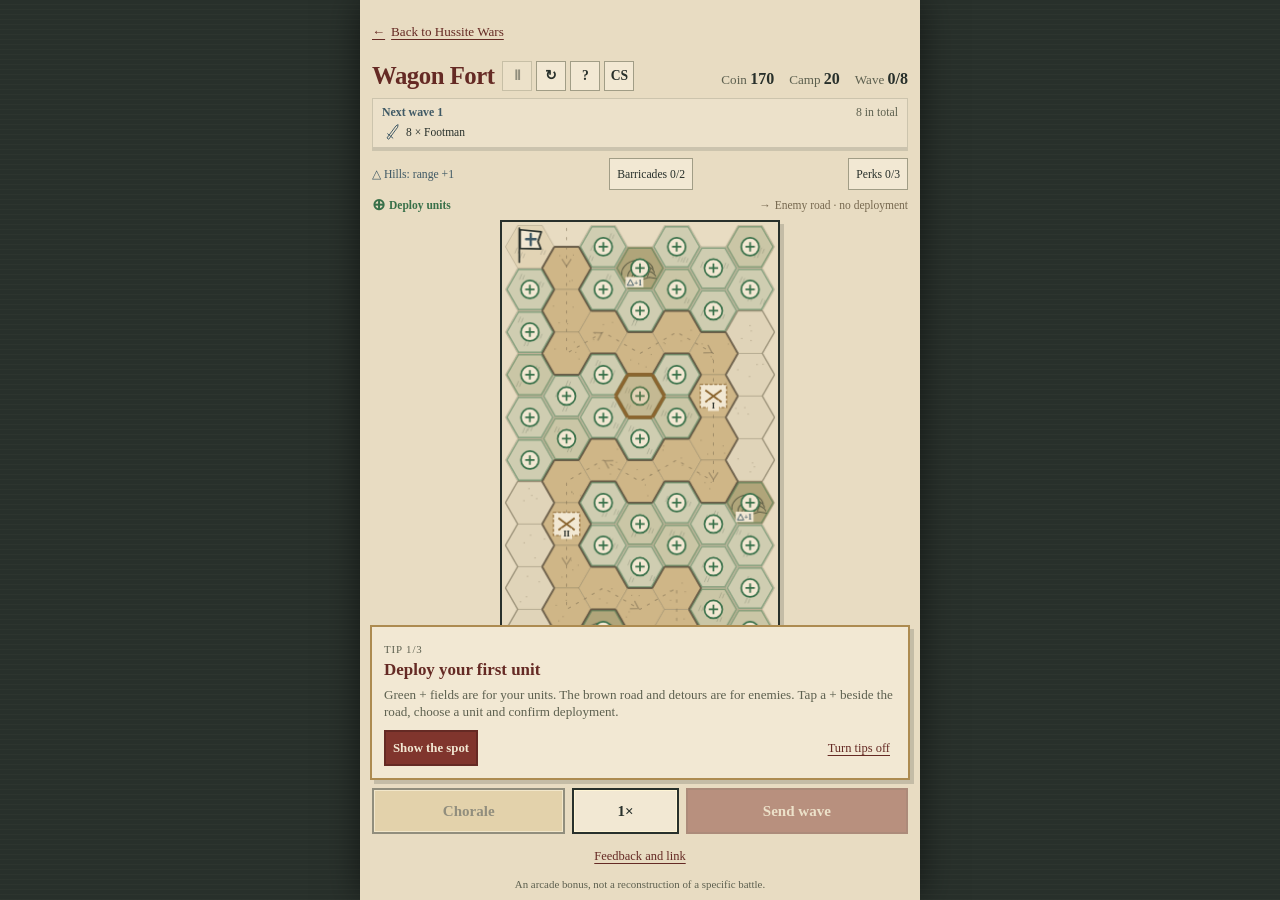
<file: bonus/vozova-hradba/index.html>
<!doctype html>
<html lang="cs">
<head>
    <meta charset="utf-8">
    <meta name="viewport" content="width=device-width, initial-scale=1, viewport-fit=cover">
    <meta name="description" content="Vozová hradba: samostatná minihra ze světa Husitských válek.">
    <title>Vozová hradba · Husitské války</title>
    <link rel="stylesheet" href="style.css?v=9.2">
</head>
<body>
    <main id="app" class="app">
        <a id="main-game-link" class="main-game-link" href="../../index.html">← <span id="main-game-label">Zpět do Husitských válek</span></a>
        <header class="hud">
            <div class="brand-row">
                <h1 id="title">Vozová hradba</h1>
                <div class="small-actions">
                    <button id="pause-button" class="icon-button" type="button" aria-label="Pozastavit hru" title="Pauza (P)" disabled>Ⅱ</button>
                    <button id="restart-button" class="icon-button" type="button" aria-label="Nová obrana" title="Nová obrana">↻</button>
                    <button id="help-button" class="icon-button" type="button" aria-label="Jak hrát">?</button>
                    <button id="language-button" class="icon-button lang-button" type="button" aria-label="Switch to English">EN</button>
                </div>
            </div>
            <div class="stats" aria-live="off">
                <span><span id="gold-label">Groše</span> <strong id="gold-value">170</strong></span>
                <span id="camp-wrap"><span id="camp-label">Tábor</span> <strong id="camp-value">20</strong></span>
                <span><span id="wave-label">Vlna</span> <strong id="wave-value">0/8</strong></span>
            </div>
        </header>

        <section class="wave-brief" aria-label="Průběh a složení vlny">
            <div class="wave-caption"><strong id="wave-heading"></strong><span id="wave-remaining"></span></div>
            <div id="wave-roster" class="wave-roster"></div>
            <progress id="wave-progress" max="1" value="0" aria-label="Průběh vlny"></progress>
        </section>

        <nav class="map-tools" aria-label="Terén a příprava obrany" id="map-tools">
            <span id="hill-legend">△ Návrší: dostřel +1</span>
            <button id="barricades-button" type="button">Záseky 0/2</button>
            <button id="tactics-button" type="button">Výhody 0/3</button>
        </nav>

        <p class="placement-legend" id="placement-legend">
            <span class="build-legend"><span aria-hidden="true">⊕</span> <span id="build-legend">Stavba oddílů</span></span>
            <span class="road-legend"><span aria-hidden="true">→</span> <span id="road-legend">Cesta nepřítele · bez stavby</span></span>
        </p>

        <section id="stage" class="stage" aria-label="Herní mapa">
            <canvas id="battlefield" tabindex="0" aria-label="Zelená pole s pluskem jsou pro stavbu oddílů. Hnědá cesta a objížďky patří nepříteli; tam stavět nelze."></canvas>
            <div id="paused-banner" class="paused-banner" hidden></div>
        </section>

        <p id="message" class="message" role="status" aria-live="polite">Klepni na zelené pole s + u cesty a postav první oddíl. Na cestě ani objížďkách se nestaví.</p>
        <div class="controls">
            <button id="choral-button" class="action-button choral" type="button" disabled>Chorál</button>
            <button id="speed-button" class="action-button speed" type="button" aria-label="Rychlost hry">1×</button>
            <button id="wave-button" class="action-button primary" type="button">Vyslat vlnu</button>
        </div>
        <button id="feedback-button" class="text-button tester-link" type="button">Postřehy a odkaz</button>
        <p class="historical-note" id="historical-note">Bonusová arkáda, nikoli rekonstrukce konkrétní bitvy.</p>

        <section id="coach" class="coach" aria-label="Krátké zaučení" hidden>
            <span id="coach-progress" class="coach-progress"></span>
            <h2 id="coach-title"></h2>
            <p id="coach-body"></p>
            <div class="coach-actions">
                <button id="coach-action" class="action-button primary" type="button"></button>
                <button id="coach-skip" class="text-button" type="button">Vypnout tipy</button>
            </div>
        </section>
        <section id="build-sheet" class="sheet" aria-labelledby="sheet-title" hidden></section>
        <div id="overlay" class="overlay" hidden>
            <section class="overlay-card" role="dialog" aria-modal="true" aria-labelledby="overlay-title" tabindex="-1">
                <h2 id="overlay-title"></h2>
                <div id="overlay-body"></div>
                <button id="overlay-button" class="action-button primary" type="button"></button>
                <button id="overlay-secondary" class="action-button" type="button" hidden></button>
            </section>
        </div>
    </main>
    <script src="../../js/data/unitTypes.js?v=8.21"></script>
    <script src="../../js/ui/WoodcutRenderer.js?v=8.30"></script>
    <script src="game.js?v=9.1"></script>
    <script src="session.js?v=9"></script>
    <script src="ui.js?v=9.3"></script>
</body>
</html>
</file>
<file: bonus/vozova-hradba/style.css>
/* Stejný dřevořezový jazyk a barvy jako bojiště hlavní hry. */
:root {
    color-scheme: light;
    --field-page: #e8dcc2;
    --field-page-light: #f2e8d3;
    --field-ink: #28302b;
    --field-ink-soft: #5d604f;
    --field-rule: #a19d86;
    --field-red: #80352d;
    --field-red-dark: #652a24;
    --field-blue: #3f5965;
    --field-gold: #ad8b50;
    font-family: 'Palatino Linotype', 'Book Antiqua', Palatino, Georgia, serif;
}
* { box-sizing: border-box; }
body {
    margin: 0;
    min-height: 100dvh;
    background: repeating-linear-gradient(0deg, rgba(255,242,196,.025) 0 1px, transparent 1px 5px), var(--field-ink);
    color: var(--field-ink);
}
button { font: inherit; color: inherit; cursor: pointer; }
button:disabled { cursor: default; opacity: .45; }
input, select, textarea { font: inherit; color: inherit; }
.text-button { border: 0; background: none; text-decoration: underline; text-underline-offset: 3px; min-height: 30px; padding: 4px 6px; color: var(--field-red-dark); font-size: .78rem; }
.tester-link { flex: 0 0 auto; align-self: center; }
.main-game-link { display: flex; flex: 0 0 auto; align-items: center; align-self: flex-start; gap: 6px; min-height: 44px; max-width: 100%; color: var(--field-red-dark); font-size: .82rem; line-height: 1.3; text-underline-offset: 3px; overflow-wrap: anywhere; }
.main-game-link:hover { color: var(--field-ink); }
[hidden] { display: none !important; }
:focus-visible { outline: 3px solid var(--field-gold); outline-offset: 2px; }

.app {
    position: relative;
    display: flex;
    flex-direction: column;
    gap: 7px;
    width: min(100%, 560px);
    min-height: 640px;
    height: 100dvh;
    margin: 0 auto;
    padding: 10px 12px calc(10px + env(safe-area-inset-bottom, 0px));
    background: var(--field-page);
    box-shadow: 0 0 35px #0008;
    overflow: hidden;
}
.hud { flex: 0 0 auto; display: flex; align-items: baseline; justify-content: space-between; gap: 8px; flex-wrap: wrap; }
.brand-row { display: flex; align-items: center; gap: 8px; }
.brand-row h1 {
    margin: 0;
    color: var(--field-red-dark);
    font-size: clamp(1.2rem, 4vw, 1.55rem);
    line-height: 1;
    letter-spacing: -.02em;
}
.small-actions { display: flex; gap: 4px; }
.icon-button {
    width: 30px;
    height: 30px;
    padding: 0;
    border: 1px solid var(--field-rule);
    background: var(--field-page-light);
    font-weight: bold;
    line-height: 1;
    font-size: .85rem;
}
.icon-button:hover { background: #e1d2ad; }
.icon-button[aria-pressed="true"] { background: var(--field-red); color: var(--field-page-light); }
.stats { display: flex; gap: clamp(6px, 2vw, 15px); font-size: .82rem; color: var(--field-ink-soft); font-variant-numeric: tabular-nums; }
.stats strong { color: var(--field-ink); font-size: 1rem; }
.stats .low strong { color: var(--field-red); }
.wave-brief { flex: 0 0 auto; padding: 6px 9px 0; background: #f2e8d380; border: 1px solid #a19d8670; }
.wave-caption { display: flex; justify-content: space-between; gap: 8px; font-size: .74rem; color: var(--field-ink-soft); }
.wave-caption strong { color: var(--field-blue); }
.wave-roster { display: flex; align-items: center; flex-wrap: wrap; gap: 3px 13px; min-height: 24px; }
.enemy-badge { display: inline-flex; align-items: center; gap: 4px; font-size: .72rem; white-space: nowrap; }
.enemy-badge > span:first-child { display: flex; }
.enemy-badge .woodcut-icon { width: 20px; height: 20px; color: var(--field-blue); }
#wave-progress { display: block; appearance: none; width: calc(100% + 18px); height: 3px; margin: 3px -9px 0; border: 0; background: #a19d8640; color: var(--field-blue); }
#wave-progress::-webkit-progress-bar { background: #a19d8640; }
#wave-progress::-webkit-progress-value { background: var(--field-blue); }
#wave-progress::-moz-progress-bar { background: var(--field-blue); }
.map-tools { flex: 0 0 auto; display: flex; align-items: center; justify-content: space-between; gap: 5px; font-size: .73rem; }
.map-tools > span { color: var(--field-blue); }
.map-tools button { min-height: 32px; padding: 4px 7px; border: 1px solid var(--field-rule); background: var(--field-page-light); white-space: nowrap; }
.map-tools button:hover { background: #dfd0ab; }
.placement-legend { flex: 0 0 auto; display: flex; flex-wrap: wrap; justify-content: space-between; gap: 3px 12px; margin: 0; font-size: .72rem; line-height: 1.3; }
.placement-legend > span { display: inline-flex; align-items: center; gap: 4px; }
.build-legend { color: #387049; font-weight: bold; }
.build-legend > span:first-child { font-size: 1rem; line-height: 1; }
.road-legend { color: #76684f; }
.stage { position: relative; flex: 1 1 auto; min-height: 0; display: grid; place-items: start center; overflow: hidden; }
.paused-banner { position: absolute; z-index: 2; top: 8px; left: 50%; transform: translateX(-50%); padding: 6px 12px; color: var(--field-page-light); background: var(--field-red); border: 1px solid var(--field-ink); font-size: .8rem; white-space: nowrap; pointer-events: none; box-shadow: 2px 2px 0 #28302b50; }
#battlefield {
    display: block;
    max-width: 100%;
    max-height: 100%;
    border: 2px solid var(--field-ink);
    box-shadow: 4px 4px 0 #28302b30;
    touch-action: none;
    background: var(--field-page);
    cursor: crosshair;
}
.message {
    flex: 0 0 auto;
    min-height: 2.7em;
    margin: 0;
    color: var(--field-ink-soft);
    font-size: .87rem;
    line-height: 1.3;
}
.controls { flex: 0 0 auto; display: grid; grid-template-columns: 1fr .55fr 1.15fr; gap: 7px; }
.action-button {
    min-height: 46px;
    padding: 8px 7px;
    border: 2px solid var(--field-ink);
    border-radius: 0;
    background: var(--field-page-light);
    font-weight: bold;
    font-size: .94rem;
    box-shadow: inset 0 0 0 1px #fff5d5;
}
.action-button:hover:not(:disabled) { background: #e2d5b5; }
.action-button:active:not(:disabled) { transform: translate(1px, 1px); }
.action-button.primary { color: var(--field-page-light); background: var(--field-red); border-color: var(--field-red-dark); box-shadow: none; }
.action-button.primary:hover:not(:disabled) { background: var(--field-red-dark); }
.action-button.choral { background: #dec791; }
.action-button.choral.active { color: var(--field-page-light); background: var(--field-gold); opacity: 1; }
.historical-note { flex: 0 0 auto; margin: 0; color: var(--field-ink-soft); text-align: center; font-size: .68rem; }

.sheet {
    position: absolute;
    z-index: 5;
    bottom: 9px;
    left: 8px;
    right: 8px;
    padding: 10px;
    border: 2px solid var(--field-ink);
    background: var(--field-page-light);
    box-shadow: 0 -6px 0 #28302b1e, 0 10px 30px #161c19a0;
    overflow-y: auto;
    overscroll-behavior: contain;
}
.coach { position: absolute; z-index: 3; left: 10px; right: 10px; padding: 12px; border: 2px solid var(--field-gold); background: var(--field-page-light); box-shadow: 4px 4px 0 #28302b30; }
.coach-progress { color: var(--field-ink-soft); font-size: .68rem; text-transform: uppercase; letter-spacing: .08em; }
.coach h2 { margin: 3px 0 6px; color: var(--field-red-dark); font-size: 1.06rem; }
.coach p { margin: 0 0 9px; color: var(--field-ink-soft); font-size: .82rem; line-height: 1.35; }
.coach-actions { display: flex; justify-content: space-between; align-items: center; gap: 8px; }
.coach .action-button { min-height: 36px; font-size: .8rem; }
.sheet-heading { display: flex; justify-content: space-between; align-items: center; gap: 10px; margin-bottom: 8px; }
.sheet h2 { margin: 0; color: var(--field-red-dark); font-size: 1.15rem; }
.close-button { border: 0; background: none; color: var(--field-ink-soft); font-size: 1.7rem; line-height: 1; min-width: 32px; min-height: 32px; }
.close-button:hover { color: var(--field-ink); }
.options { display: grid; grid-template-columns: repeat(2, minmax(0, 1fr)); gap: 8px; }
.option {
    display: grid;
    grid-template-columns: 30px minmax(0, 1fr);
    gap: 2px 6px;
    min-height: 58px;
    padding: 6px 8px;
    border: 1px solid var(--field-rule);
    border-top: 3px solid var(--field-ink);
    background: var(--field-page);
    text-align: left;
}
.option:hover:not(:disabled), .option:focus-visible { background: #dfd0ab; }
.option.selected { border-color: var(--field-red); background: #e2cfaa; box-shadow: inset 0 0 0 1px var(--field-red); }
.option-icon { grid-row: 1 / 3; align-self: center; display: flex; }
.option .woodcut-icon { width: 30px; height: 30px; color: var(--field-red); }
.option-name { display: flex; flex-wrap: wrap; justify-content: space-between; gap: 0 4px; font-weight: bold; font-size: .9rem; }
.option-name b { margin-left: auto; color: var(--field-red-dark); font-variant-numeric: tabular-nums; }
.option-desc { grid-column: 2; color: var(--field-ink-soft); font-size: .72rem; line-height: 1.25; }
.option.unaffordable .option-name b { color: var(--field-ink-soft); }
.build-detail { margin: 8px 0; font-size: .78rem; line-height: 1.3; color: var(--field-ink-soft); min-height: 2.6em; }
.build-detail.placement-warning { color: var(--field-red); font-weight: bold; }
.build-footer { display: grid; grid-template-columns: 1fr auto; gap: 10px; align-items: center; border-top: 1px solid #a19d8670; padding-top: 8px; }
.build-stats { color: var(--field-ink-soft); font-size: .74rem; line-height: 1.4; }
.build-footer .action-button { min-height: 42px; padding-inline: 15px; font-size: .85rem; }
.sheet-info { color: var(--field-ink-soft); font-size: .88rem; line-height: 1.35; margin: 2px 0 12px; }
.effect-note { margin: 0 0 8px; color: var(--field-ink-soft); font-size: .76rem; line-height: 1.4; }
.effect-live { margin: 0 0 12px; color: var(--field-red); font-size: .76rem; font-weight: bold; font-variant-numeric: tabular-nums; }
.upgrade-preview { margin: 0 0 12px; padding-top: 8px; border-top: 1px solid #a19d8670; color: var(--field-blue); font-size: .77rem; line-height: 1.4; }
.sheet-actions { display: grid; grid-template-columns: 1fr 1fr; gap: 8px; }
.terrain-note, .tactic-note { margin: 6px 0; color: var(--field-blue); font-size: .77rem; line-height: 1.35; }
.terrain-note { padding-left: 8px; border-left: 3px solid var(--field-gold); }
.route-tabs { display: grid; grid-template-columns: 1fr 1fr; gap: 8px; margin-bottom: 8px; }
.route-tab { min-height: 36px; border: 1px solid var(--field-rule); background: var(--field-page); font-size: .8rem; }
.route-tab[aria-pressed="true"] { border-color: var(--field-red); background: #e2cfaa; }
.barricade-action { width: 100%; }

.overlay { position: absolute; z-index: 7; inset: 0; display: grid; place-items: center; padding: 18px; background: #19201bc2; }
.overlay-card {
    display: flex;
    flex-direction: column;
    width: min(100%, 390px);
    padding: 22px;
    border: 2px solid var(--field-ink);
    border-top: 5px solid var(--field-red);
    background: var(--field-page-light);
    box-shadow: 7px 7px 0 #0007;
    text-align: center;
    max-height: 100%;
    overflow: hidden;
}
.overlay-card h2 { flex: 0 0 auto; color: var(--field-red-dark); font-size: 1.8rem; margin: 0 0 8px; }
#overlay-body { min-height: 0; overflow-y: auto; overscroll-behavior: contain; }
.overlay-card p { color: var(--field-ink-soft); margin: 8px 0; }
.overlay-card ul { color: var(--field-ink-soft); text-align: left; padding-left: 20px; line-height: 1.4; }
.overlay-card .action-button { flex: 0 0 auto; margin-top: 10px; width: 100%; }
.choice-list { display: grid; gap: 10px; margin: 15px 0; }
.choice-card { display: grid; grid-template-columns: 32px minmax(0, 1fr); gap: 4px 9px; padding: 12px; border: 1px solid var(--field-rule); border-left: 4px solid var(--field-ink); background: var(--field-page); text-align: left; }
.choice-card[aria-pressed="true"] { border-color: var(--field-red); background: #e2cfaa; box-shadow: inset 0 0 0 1px var(--field-red); }
.choice-card:hover { background: #dfd0ab; }
.choice-card .woodcut-icon { width: 32px; height: 32px; color: var(--field-red); }
.choice-card > span:first-child { grid-row: 1 / 3; align-self: center; }
.choice-card strong { color: var(--field-red-dark); font-size: 1rem; }
.choice-card small { grid-column: 2; color: var(--field-ink-soft); font-size: .8rem; line-height: 1.4; }
.overlay-card .choice-note { font-size: .78rem; line-height: 1.4; }
.perk-record { border-top: 1px solid var(--field-rule); padding: 10px 0; text-align: left; }
.perk-record strong { color: var(--field-red-dark); }
.perk-record p { font-size: .85rem; line-height: 1.4; }
.result-card { width: min(100%, 460px); }
.overlay-card .result-grade { color: var(--field-gold); font-weight: bold; }
.result-stats { display: grid; grid-template-columns: repeat(3, 1fr); gap: 6px; margin: 14px 0 8px; }
.result-stats > div { display: flex; flex-direction: column; gap: 3px; padding: 8px 3px; background: var(--field-page); border-bottom: 2px solid var(--field-gold); }
.result-stats strong { font-size: 1.35rem; font-variant-numeric: tabular-nums; }
.result-stats span { color: var(--field-ink-soft); font-size: .7rem; }
.record-line { font-size: .75rem; }
.result-table { width: 100%; margin-top: 16px; border-collapse: collapse; text-align: right; font-size: .83rem; font-variant-numeric: tabular-nums; }
.result-table caption { text-align: left; font-weight: bold; color: var(--field-red-dark); margin-bottom: 8px; }
.result-table th, .result-table td { padding: 7px 3px; border-bottom: 1px solid #a19d8670; }
.result-table th:first-child { text-align: left; }
.result-table thead { font-size: .71rem; color: var(--field-ink-soft); }
.overlay-card .result-note { font-size: .68rem; line-height: 1.4; text-align: left; }
.result-support { padding: 10px; margin: 14px 0; border-left: 3px solid var(--field-gold); background: var(--field-page); text-align: left; }
.overlay-card h3 { font-size: .93rem; color: var(--field-red-dark); margin: 9px 0 5px; }
.result-support h3 { margin-top: 0; }
.result-support p, .result-perks { font-size: .8rem; line-height: 1.35; }
.result-hint { text-align: left; border-top: 1px solid var(--field-rule); padding-top: 10px; margin-top: 12px; }
.result-hint strong { color: var(--field-red-dark); font-size: .85rem; }
.result-hint p { font-size: .81rem; line-height: 1.4; }
.feedback-form { display: grid; gap: 12px; margin: 14px 0; text-align: left; }
.feedback-form label { display: grid; gap: 5px; color: var(--field-ink); font-size: .8rem; font-weight: bold; }
.feedback-form select, .feedback-form textarea { width: 100%; min-width: 0; padding: 8px; border: 1px solid var(--field-rule); border-radius: 0; background: #fff8e8; font-size: 16px; font-weight: normal; }
.feedback-form select { min-height: 42px; }
.feedback-form textarea { resize: vertical; }
.copy-status { font-size: .78rem; line-height: 1.4; }

@media (max-width: 430px) {
    .app { padding-inline: 8px; }
    .hud { align-items: center; }
    .brand-row { width: 100%; justify-content: space-between; gap: 4px; }
    .icon-button { width: 32px; height: 32px; }
    .stats { width: 100%; justify-content: space-between; }
    .message { min-height: 3.8em; font-size: .81rem; }
    .option { padding: 6px; grid-template-columns: 28px minmax(0, 1fr); gap: 2px 5px; }
    .option-name { font-size: .82rem; }
    .option-desc { font-size: .69rem; }
    .build-footer { gap: 7px; }
    .build-footer .action-button { padding-inline: 9px; }
    .map-tools { font-size: .67rem; gap: 4px; }
    .map-tools button { padding-inline: 5px; }
    .overlay { padding: 12px; }
    .overlay-card { padding: 16px; }
    .coach { padding: 9px; }
    .coach p { font-size: .76rem; }
    .result-table { font-size: .77rem; }
}
@media (max-height: 720px) {
    .app { min-height: 0; gap: 5px; }
    .message { min-height: 2.5em; }
}
@media (max-height: 640px) {
    .app { gap: 4px; padding-top: 6px; padding-bottom: max(6px, env(safe-area-inset-bottom, 0px)); }
    .wave-brief { position: relative; display: flex; flex-wrap: wrap; align-items: center; gap: 2px 6px; padding: 3px 6px 5px; }
    .wave-caption { display: contents; }
    .wave-caption strong { font-size: .68rem; }
    #wave-remaining { display: none; }
    .wave-roster { flex: 1; justify-content: flex-end; min-height: 20px; gap: 3px 6px; }
    .enemy-badge { font-size: .65rem; gap: 2px; }
    .enemy-badge .woodcut-icon { width: 16px; height: 16px; }
    #wave-progress { position: absolute; left: 0; bottom: 0; margin: 0; width: 100%; }
    .message { font-size: .76rem; line-height: 1.25; }
    .historical-note { display: none; }
}
</file>
